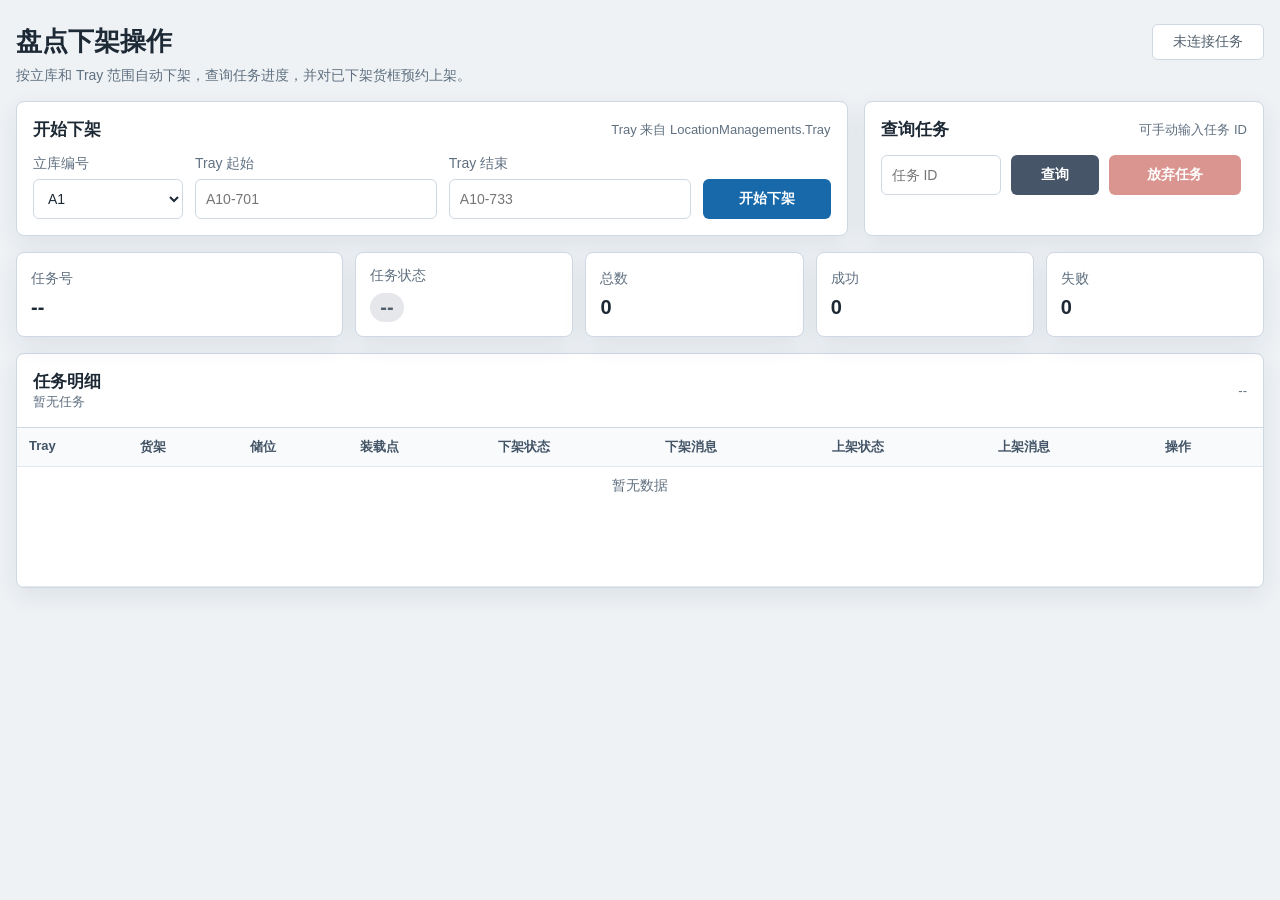
<file: PLCManagment/API/wwwroot/inventory-check/index.html>
<!doctype html>
<html lang="zh-CN">
<head>
    <meta charset="utf-8">
    <meta name="viewport" content="width=device-width, initial-scale=1">
    <meta http-equiv="Cache-Control" content="no-cache, no-store, must-revalidate">
    <meta http-equiv="Pragma" content="no-cache">
    <meta http-equiv="Expires" content="0">
    <title>盘点下架操作</title>
    <link rel="stylesheet" href="./inventory-check.css?v=20260630-3">
</head>
<body>
    <main class="page-shell">
        <header class="page-header">
            <div>
                <h1>盘点下架操作</h1>
                <p>按立库和 Tray 范围自动下架，查询任务进度，并对已下架货框预约上架。</p>
            </div>
            <div id="connectionStatus" class="connection-status idle">未连接任务</div>
        </header>

        <section class="toolbar" aria-label="盘点操作">
            <form id="outboundForm" class="panel form-panel">
                <div class="panel-title">
                    <h2>开始下架</h2>
                    <span>Tray 来自 LocationManagements.Tray</span>
                </div>
                <div class="form-grid">
                    <label>
                        <span>立库编号</span>
                        <select id="plcId" required>
                            <option value="A1">A1</option>
                            <option value="A2">A2</option>
                            <option value="A3">A3</option>
                            <option value="A4">A4</option>
                            <option value="A5">A5</option>
                            <option value="A6">A6</option>
                            <option value="A7">A7</option>
                            <option value="A8">A8</option>
                        </select>
                    </label>
                    <label>
                        <span>Tray 起始</span>
                        <input id="trayStart" type="text" required placeholder="A10-701" autocomplete="off">
                    </label>
                    <label>
                        <span>Tray 结束</span>
                        <input id="trayEnd" type="text" required placeholder="A10-733" autocomplete="off">
                    </label>
                    <button id="startOutboundButton" class="primary-button" type="submit">开始下架</button>
                </div>
            </form>

            <form id="queryForm" class="panel query-panel">
                <div class="panel-title">
                    <h2>查询任务</h2>
                    <span>可手动输入任务 ID</span>
                </div>
                <div class="query-row">
                    <input id="taskIdInput" type="number" min="1" placeholder="任务 ID">
                    <button id="queryButton" class="secondary-button" type="submit">查询</button>
                    <button id="cancelTaskButton" class="danger-button" type="button" disabled>放弃任务</button>
                </div>
            </form>
        </section>

        <section id="messageArea" class="message-area" hidden></section>

        <section class="summary-grid" aria-label="任务摘要">
            <div class="summary-card">
                <span>任务号</span>
                <strong id="taskNo">--</strong>
            </div>
            <div class="summary-card">
                <span>任务状态</span>
                <strong id="taskStatus" class="status-badge neutral">--</strong>
            </div>
            <div class="summary-card">
                <span>总数</span>
                <strong id="totalCount">0</strong>
            </div>
            <div class="summary-card">
                <span>成功</span>
                <strong id="successCount">0</strong>
            </div>
            <div class="summary-card">
                <span>失败</span>
                <strong id="failedCount">0</strong>
            </div>
        </section>

        <section class="panel detail-panel">
            <div class="panel-title detail-title">
                <div>
                    <h2>任务明细</h2>
                    <span id="taskMessage">暂无任务</span>
                </div>
                <div id="taskRange" class="task-range">--</div>
            </div>
            <div class="table-wrap">
                <table>
                    <thead>
                        <tr>
                            <th>Tray</th>
                            <th>货架</th>
                            <th>储位</th>
                            <th>装载点</th>
                            <th>下架状态</th>
                            <th>下架消息</th>
                            <th>上架状态</th>
                            <th>上架消息</th>
                            <th>操作</th>
                        </tr>
                    </thead>
                    <tbody id="itemsBody">
                        <tr>
                            <td colspan="9" class="empty-row">暂无数据</td>
                        </tr>
                    </tbody>
                </table>
            </div>
        </section>
    </main>

    <script src="./inventory-check.js?v=20260630-3"></script>
</body>
</html>
</file>
<file: PLCManagment/API/wwwroot/inventory-check/inventory-check.css>
:root {
    color-scheme: light;
    --bg: #eef2f5;
    --panel: #ffffff;
    --border: #cfd8e3;
    --text: #1d2935;
    --muted: #607080;
    --primary: #1769aa;
    --primary-strong: #0f548c;
    --success: #15803d;
    --danger: #b42318;
    --warning: #a15c07;
    --running: #6d43a6;
    --neutral: #52606d;
    --shadow: 0 8px 24px rgba(24, 39, 75, 0.08);
}

* {
    box-sizing: border-box;
}

body {
    margin: 0;
    min-width: 320px;
    background: var(--bg);
    color: var(--text);
    font-family: "Microsoft YaHei", "Segoe UI", Arial, sans-serif;
    font-size: 14px;
}

button,
input,
select {
    font: inherit;
}

.page-shell {
    width: min(1480px, calc(100% - 32px));
    margin: 0 auto;
    padding: 24px 0 32px;
}

.page-header {
    display: flex;
    align-items: flex-start;
    justify-content: space-between;
    gap: 16px;
    margin-bottom: 16px;
}

.page-header h1 {
    margin: 0;
    font-size: 26px;
    font-weight: 700;
    letter-spacing: 0;
}

.page-header p {
    margin: 8px 0 0;
    color: var(--muted);
}

.connection-status {
    min-width: 112px;
    padding: 8px 12px;
    border: 1px solid var(--border);
    border-radius: 6px;
    background: var(--panel);
    color: var(--neutral);
    text-align: center;
    white-space: nowrap;
}

.connection-status.polling {
    border-color: #c4b5fd;
    color: var(--running);
}

.connection-status.done {
    border-color: #bbf7d0;
    color: var(--success);
}

.toolbar {
    display: grid;
    grid-template-columns: minmax(0, 1.35fr) minmax(360px, 0.65fr);
    gap: 16px;
    margin-bottom: 16px;
}

.panel,
.summary-card {
    border: 1px solid var(--border);
    border-radius: 8px;
    background: var(--panel);
    box-shadow: var(--shadow);
}

.panel {
    padding: 16px;
}

.panel-title {
    display: flex;
    align-items: center;
    justify-content: space-between;
    gap: 12px;
    margin-bottom: 14px;
}

.panel-title h2 {
    margin: 0;
    font-size: 17px;
    font-weight: 700;
}

.panel-title span,
.task-range {
    color: var(--muted);
    font-size: 13px;
}

.form-grid {
    display: grid;
    grid-template-columns: 150px repeat(2, minmax(160px, 1fr)) 128px;
    gap: 12px;
    align-items: end;
}

label {
    display: grid;
    gap: 6px;
    color: var(--muted);
}

input,
select {
    width: 100%;
    height: 40px;
    border: 1px solid var(--border);
    border-radius: 6px;
    background: #fff;
    color: var(--text);
    padding: 0 10px;
    outline: none;
}

input:focus,
select:focus {
    border-color: var(--primary);
    box-shadow: 0 0 0 3px rgba(23, 105, 170, 0.15);
}

button {
    height: 40px;
    border: 0;
    border-radius: 6px;
    padding: 0 14px;
    color: #fff;
    font-weight: 700;
    cursor: pointer;
    white-space: nowrap;
}

button:disabled {
    cursor: not-allowed;
    opacity: 0.48;
}

.primary-button {
    background: var(--primary);
}

.primary-button:hover:not(:disabled) {
    background: var(--primary-strong);
}

.secondary-button {
    background: #475569;
}

.success-button {
    background: var(--success);
}

.row-action {
    height: 32px;
    padding: 0 10px;
    white-space: nowrap;
}

.danger-button {
    background: var(--danger);
}

.query-row {
    display: grid;
    grid-template-columns: minmax(120px, 1fr) 88px 132px 104px;
    gap: 10px;
}

.message-area {
    margin-bottom: 16px;
    border-radius: 6px;
    border: 1px solid #fed7aa;
    background: #fff7ed;
    color: #8a3f05;
    padding: 10px 12px;
}

.message-area.error {
    border-color: #fecaca;
    background: #fff1f2;
    color: var(--danger);
}

.message-area.success {
    border-color: #bbf7d0;
    background: #f0fdf4;
    color: var(--success);
}

.summary-grid {
    display: grid;
    grid-template-columns: minmax(220px, 1.5fr) repeat(4, minmax(120px, 1fr));
    gap: 12px;
    margin-bottom: 16px;
}

.summary-card {
    min-height: 82px;
    padding: 14px;
    display: grid;
    align-content: center;
    gap: 8px;
}

.summary-card span {
    color: var(--muted);
}

.summary-card strong {
    min-width: 0;
    overflow-wrap: anywhere;
    font-size: 20px;
}

.status-badge {
    display: inline-flex;
    align-items: center;
    width: fit-content;
    min-height: 26px;
    border-radius: 999px;
    padding: 3px 10px;
    font-size: 13px;
    font-weight: 700;
}

.status-badge.neutral {
    background: #e5e7eb;
    color: var(--neutral);
}

.status-badge.running,
.status-badge.pending {
    background: #ede9fe;
    color: var(--running);
}

.status-badge.succeeded,
.status-badge.ready,
.status-badge.scheduled,
.status-badge.completed {
    background: #dcfce7;
    color: var(--success);
}

.status-badge.failed,
.status-badge.canceled {
    background: #fee2e2;
    color: var(--danger);
}

.status-badge.completedwitherrors,
.status-badge.notready {
    background: #fef3c7;
    color: var(--warning);
}

.detail-panel {
    padding: 0;
    overflow: hidden;
}

.detail-title {
    margin: 0;
    padding: 16px;
    border-bottom: 1px solid var(--border);
}

.detail-title > div:first-child {
    min-width: 0;
}

.table-wrap {
    overflow: auto;
}

table {
    width: 100%;
    border-collapse: collapse;
    min-width: 1080px;
}

th,
td {
    border-bottom: 1px solid #e4e9f0;
    padding: 10px 12px;
    text-align: left;
    vertical-align: top;
}

th {
    position: sticky;
    top: 0;
    z-index: 1;
    background: #f8fafc;
    color: #435466;
    font-size: 13px;
    font-weight: 700;
}

td {
    color: #25313d;
}

.message-cell {
    max-width: 340px;
    overflow-wrap: anywhere;
    color: var(--muted);
}

.empty-row {
    height: 120px;
    text-align: center;
    color: var(--muted);
}

@media (max-width: 980px) {
    .page-shell {
        width: min(100% - 20px, 1480px);
        padding-top: 16px;
    }

    .page-header,
    .toolbar {
        grid-template-columns: 1fr;
    }

    .page-header {
        display: grid;
    }

    .form-grid,
    .query-row,
    .summary-grid {
        grid-template-columns: 1fr;
    }

    .connection-status {
        width: fit-content;
    }
}
</file>
